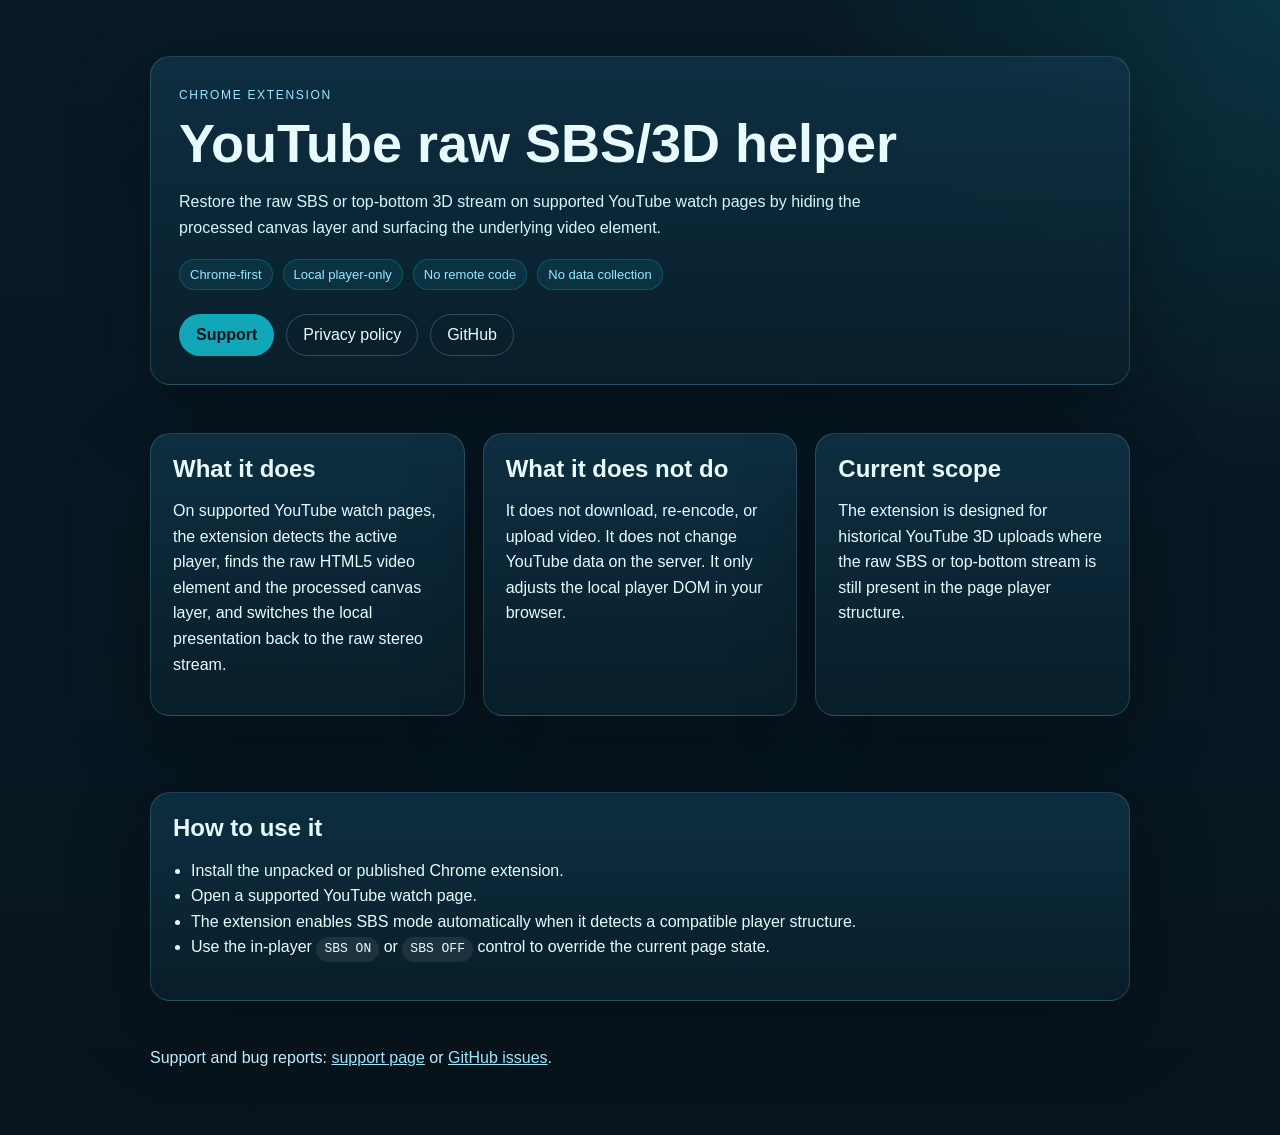
<file: docs/index.html>
<!doctype html>
<html lang="en">
  <head>
    <meta charset="utf-8">
    <meta name="viewport" content="width=device-width, initial-scale=1">
    <title>YouTube raw SBS/3D helper</title>
    <meta name="description" content="Chrome extension that restores the raw SBS or top-bottom 3D stream on supported YouTube watch pages.">
    <link rel="stylesheet" href="styles.css">
  </head>
  <body>
    <main class="wrap">
      <section class="hero">
        <div class="hero-card">
          <div class="eyebrow">Chrome Extension</div>
          <h1>YouTube raw SBS/3D helper</h1>
          <p class="lede">
            Restore the raw SBS or top-bottom 3D stream on supported YouTube watch pages by hiding the processed canvas layer and surfacing the underlying video element.
          </p>
          <div class="badge-row">
            <span class="badge">Chrome-first</span>
            <span class="badge">Local player-only</span>
            <span class="badge">No remote code</span>
            <span class="badge">No data collection</span>
          </div>
          <div class="nav">
            <a class="button primary" href="support.html">Support</a>
            <a class="button secondary" href="privacy.html">Privacy policy</a>
            <a class="button secondary" href="https://github.com/Samorodowv/YouTube-raw-SBS-3D-helper">GitHub</a>
          </div>
        </div>
      </section>

      <section class="section grid">
        <article class="panel">
          <h2>What it does</h2>
          <p>
            On supported YouTube watch pages, the extension detects the active player, finds the raw HTML5 video element and the processed canvas layer, and switches the local presentation back to the raw stereo stream.
          </p>
        </article>
        <article class="panel">
          <h2>What it does not do</h2>
          <p>
            It does not download, re-encode, or upload video. It does not change YouTube data on the server. It only adjusts the local player DOM in your browser.
          </p>
        </article>
        <article class="panel">
          <h2>Current scope</h2>
          <p>
            The extension is designed for historical YouTube 3D uploads where the raw SBS or top-bottom stream is still present in the page player structure.
          </p>
        </article>
      </section>

      <section class="section">
        <div class="panel">
          <h2>How to use it</h2>
          <ul>
            <li>Install the unpacked or published Chrome extension.</li>
            <li>Open a supported YouTube watch page.</li>
            <li>The extension enables SBS mode automatically when it detects a compatible player structure.</li>
            <li>Use the in-player <span class="code">SBS ON</span> or <span class="code">SBS OFF</span> control to override the current page state.</li>
          </ul>
        </div>
      </section>

      <section class="foot">
        <p>
          Support and bug reports: <a href="support.html">support page</a> or <a href="https://github.com/Samorodowv/YouTube-raw-SBS-3D-helper/issues">GitHub issues</a>.
        </p>
      </section>
    </main>
  </body>
</html>
</file>
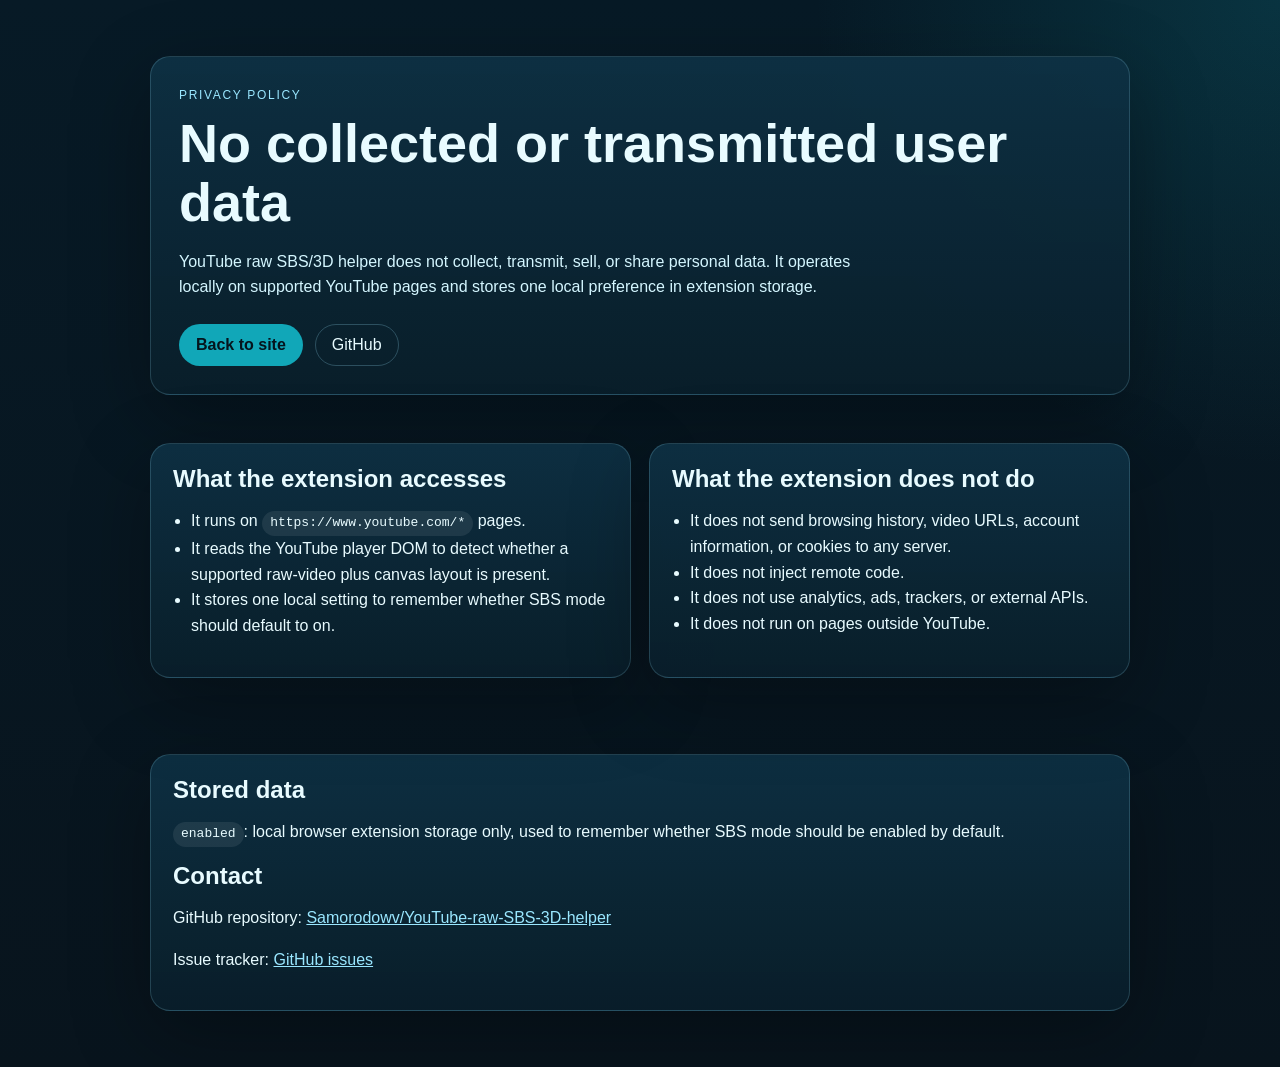
<file: docs/privacy.html>
<!doctype html>
<html lang="en">
  <head>
    <meta charset="utf-8">
    <meta name="viewport" content="width=device-width, initial-scale=1">
    <title>Privacy Policy | YouTube raw SBS/3D helper</title>
    <meta name="description" content="Privacy policy for YouTube raw SBS/3D helper.">
    <link rel="stylesheet" href="styles.css">
  </head>
  <body>
    <main class="wrap">
      <section class="hero">
        <div class="hero-card">
          <div class="eyebrow">Privacy Policy</div>
          <h1>No collected or transmitted user data</h1>
          <p class="lede">
            YouTube raw SBS/3D helper does not collect, transmit, sell, or share personal data. It operates locally on supported YouTube pages and stores one local preference in extension storage.
          </p>
          <div class="nav">
            <a class="button primary" href="index.html">Back to site</a>
            <a class="button secondary" href="https://github.com/Samorodowv/YouTube-raw-SBS-3D-helper">GitHub</a>
          </div>
        </div>
      </section>

      <section class="section grid">
        <article class="panel">
          <h2>What the extension accesses</h2>
          <ul>
            <li>It runs on <span class="code">https://www.youtube.com/*</span> pages.</li>
            <li>It reads the YouTube player DOM to detect whether a supported raw-video plus canvas layout is present.</li>
            <li>It stores one local setting to remember whether SBS mode should default to on.</li>
          </ul>
        </article>
        <article class="panel">
          <h2>What the extension does not do</h2>
          <ul>
            <li>It does not send browsing history, video URLs, account information, or cookies to any server.</li>
            <li>It does not inject remote code.</li>
            <li>It does not use analytics, ads, trackers, or external APIs.</li>
            <li>It does not run on pages outside YouTube.</li>
          </ul>
        </article>
      </section>

      <section class="section">
        <div class="panel">
          <h2>Stored data</h2>
          <p>
            <span class="code">enabled</span>: local browser extension storage only, used to remember whether SBS mode should be enabled by default.
          </p>
          <h2>Contact</h2>
          <p>
            GitHub repository: <a href="https://github.com/Samorodowv/YouTube-raw-SBS-3D-helper">Samorodowv/YouTube-raw-SBS-3D-helper</a>
          </p>
          <p>
            Issue tracker: <a href="https://github.com/Samorodowv/YouTube-raw-SBS-3D-helper/issues">GitHub issues</a>
          </p>
        </div>
      </section>
    </main>
  </body>
</html>
</file>
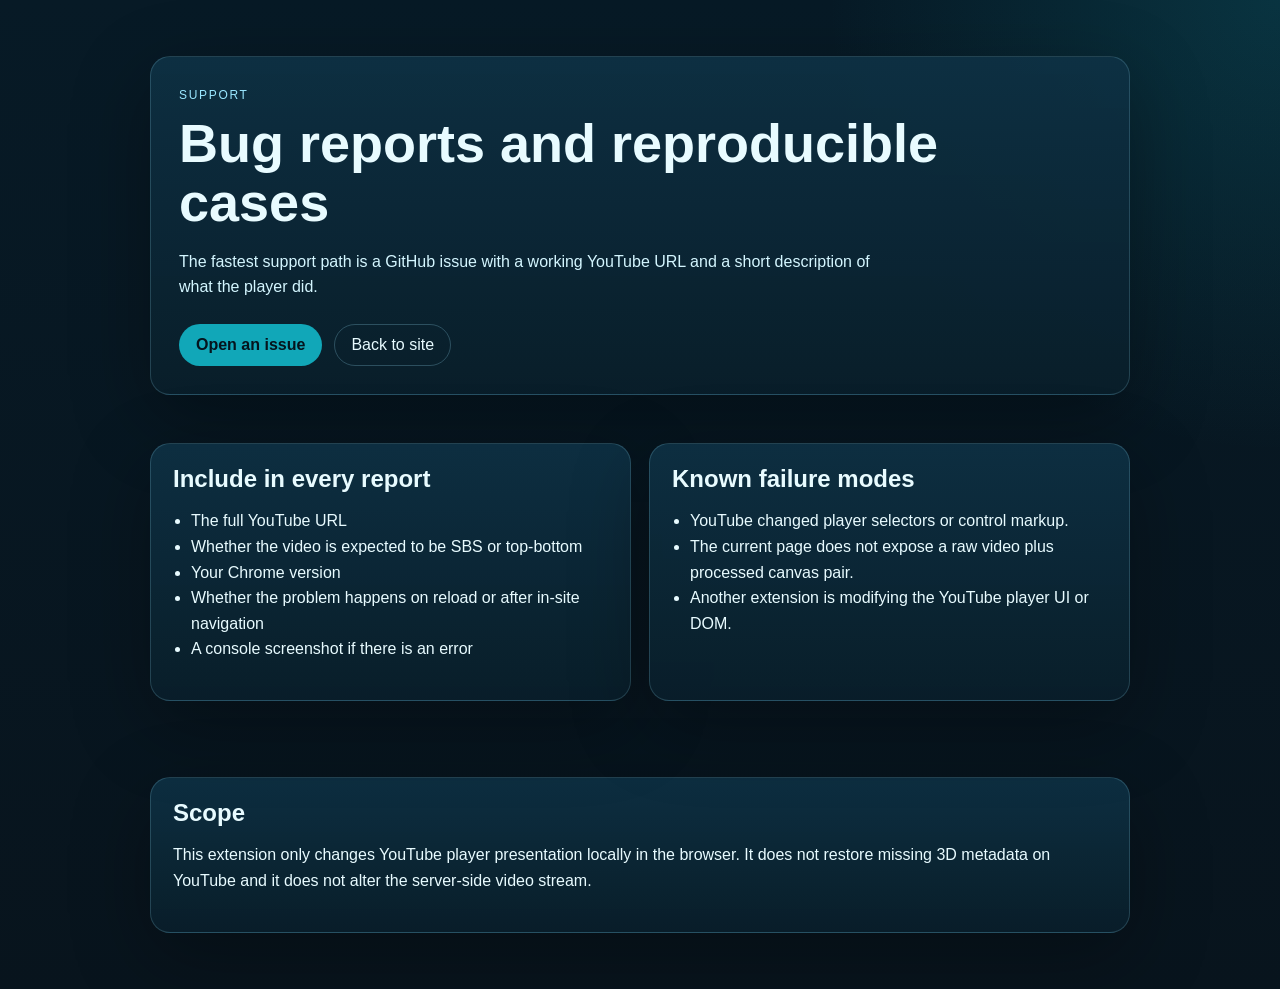
<file: docs/support.html>
<!doctype html>
<html lang="en">
  <head>
    <meta charset="utf-8">
    <meta name="viewport" content="width=device-width, initial-scale=1">
    <title>Support | YouTube raw SBS/3D helper</title>
    <meta name="description" content="Support page for YouTube raw SBS/3D helper.">
    <link rel="stylesheet" href="styles.css">
  </head>
  <body>
    <main class="wrap">
      <section class="hero">
        <div class="hero-card">
          <div class="eyebrow">Support</div>
          <h1>Bug reports and reproducible cases</h1>
          <p class="lede">
            The fastest support path is a GitHub issue with a working YouTube URL and a short description of what the player did.
          </p>
          <div class="nav">
            <a class="button primary" href="https://github.com/Samorodowv/YouTube-raw-SBS-3D-helper/issues">Open an issue</a>
            <a class="button secondary" href="index.html">Back to site</a>
          </div>
        </div>
      </section>

      <section class="section grid">
        <article class="panel">
          <h2>Include in every report</h2>
          <ul>
            <li>The full YouTube URL</li>
            <li>Whether the video is expected to be SBS or top-bottom</li>
            <li>Your Chrome version</li>
            <li>Whether the problem happens on reload or after in-site navigation</li>
            <li>A console screenshot if there is an error</li>
          </ul>
        </article>
        <article class="panel">
          <h2>Known failure modes</h2>
          <ul>
            <li>YouTube changed player selectors or control markup.</li>
            <li>The current page does not expose a raw video plus processed canvas pair.</li>
            <li>Another extension is modifying the YouTube player UI or DOM.</li>
          </ul>
        </article>
      </section>

      <section class="section">
        <div class="panel">
          <h2>Scope</h2>
          <p>
            This extension only changes YouTube player presentation locally in the browser. It does not restore missing 3D metadata on YouTube and it does not alter the server-side video stream.
          </p>
        </div>
      </section>
    </main>
  </body>
</html>
</file>
<file: docs/styles.css>
:root {
  --bg: #071a26;
  --panel: #0e3144;
  --panel-2: #123c52;
  --text: #e8fbff;
  --muted: #9ae7ff;
  --accent: #11a7b8;
  --line: rgba(154, 231, 255, 0.18);
  --max: 980px;
}

* {
  box-sizing: border-box;
}

body {
  margin: 0;
  font-family: "Segoe UI", Tahoma, Geneva, Verdana, sans-serif;
  color: var(--text);
  background:
    radial-gradient(circle at top right, rgba(17, 167, 184, 0.18), transparent 28%),
    linear-gradient(180deg, #071a26 0%, #08141d 100%);
}

a {
  color: var(--muted);
}

.wrap {
  width: min(calc(100% - 32px), var(--max));
  margin: 0 auto;
}

.hero {
  padding: 56px 0 24px;
}

.hero-card,
.panel {
  background: linear-gradient(180deg, rgba(14, 49, 68, 0.92), rgba(9, 30, 42, 0.96));
  border: 1px solid var(--line);
  border-radius: 20px;
  box-shadow: 0 24px 80px rgba(0, 0, 0, 0.3);
}

.hero-card {
  padding: 28px;
}

.eyebrow {
  display: inline-block;
  font-size: 12px;
  letter-spacing: 0.14em;
  text-transform: uppercase;
  color: var(--muted);
  margin-bottom: 12px;
}

h1,
h2,
h3 {
  margin: 0 0 14px;
  line-height: 1.1;
}

h1 {
  font-size: clamp(32px, 6vw, 54px);
}

h2 {
  font-size: 24px;
}

p,
li {
  font-size: 16px;
  line-height: 1.6;
}

.lede {
  max-width: 700px;
  color: #d4f6ff;
}

.grid {
  display: grid;
  grid-template-columns: repeat(auto-fit, minmax(260px, 1fr));
  gap: 18px;
  margin: 24px 0 48px;
}

.panel {
  padding: 22px;
}

.nav {
  display: flex;
  flex-wrap: wrap;
  gap: 12px;
  margin-top: 24px;
}

.nav a,
.button {
  display: inline-flex;
  align-items: center;
  justify-content: center;
  min-height: 42px;
  padding: 0 16px;
  border-radius: 999px;
  text-decoration: none;
  border: 1px solid rgba(154, 231, 255, 0.24);
}

.button.primary {
  background: var(--accent);
  color: #05141d;
  font-weight: 700;
  border-color: transparent;
}

.button.secondary {
  background: transparent;
  color: var(--text);
}

.badge-row {
  display: flex;
  flex-wrap: wrap;
  gap: 10px;
  margin-top: 18px;
}

.badge {
  padding: 7px 10px;
  border-radius: 999px;
  background: rgba(17, 167, 184, 0.12);
  border: 1px solid rgba(17, 167, 184, 0.3);
  color: var(--muted);
  font-size: 13px;
}

.section {
  padding: 0 0 28px;
}

.section:last-child {
  padding-bottom: 56px;
}

ul {
  padding-left: 18px;
}

.foot {
  padding: 0 0 48px;
  color: #bfefff;
}

.code {
  display: inline-block;
  padding: 2px 8px;
  border-radius: 999px;
  background: rgba(255, 255, 255, 0.08);
  font-family: Consolas, "Courier New", monospace;
  font-size: 13px;
}
</file>
